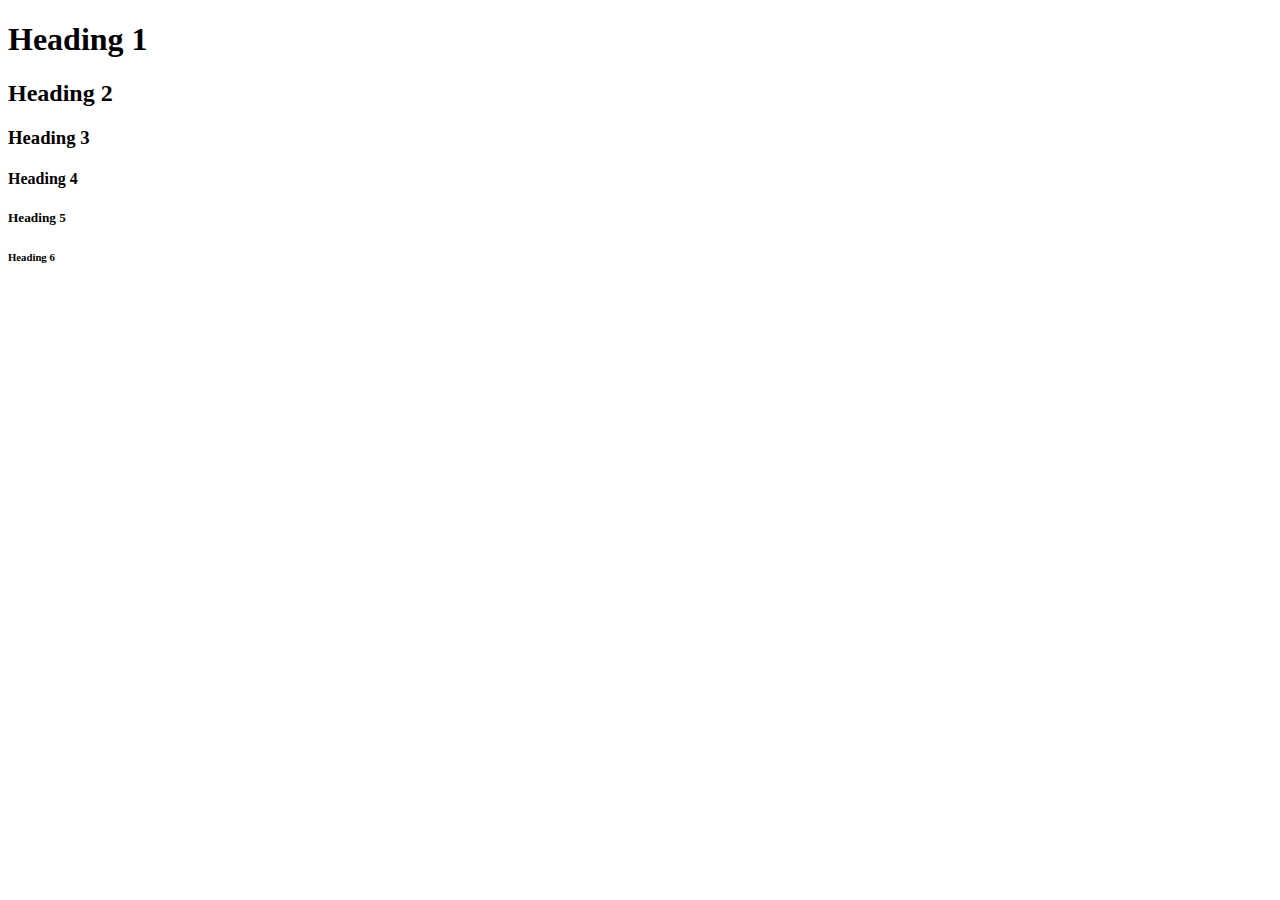
<file: index.html>
<!DOCTYPE html>
<html lang="en">
<head>
    <meta charset="UTF-8">
    <meta name="viewport" content="width=device-width, initial-scale=1.0">
    <title>This is my first Project</title>
</head>
<body>
    <h1>Heading 1</h1>
    <h2>Heading 2</h2>
    <h3>Heading 3</h3>
    <h4>Heading 4</h4>
    <h5>Heading 5</h5>
    <h6>Heading 6</h6>
    
</body>
</html>
</file>
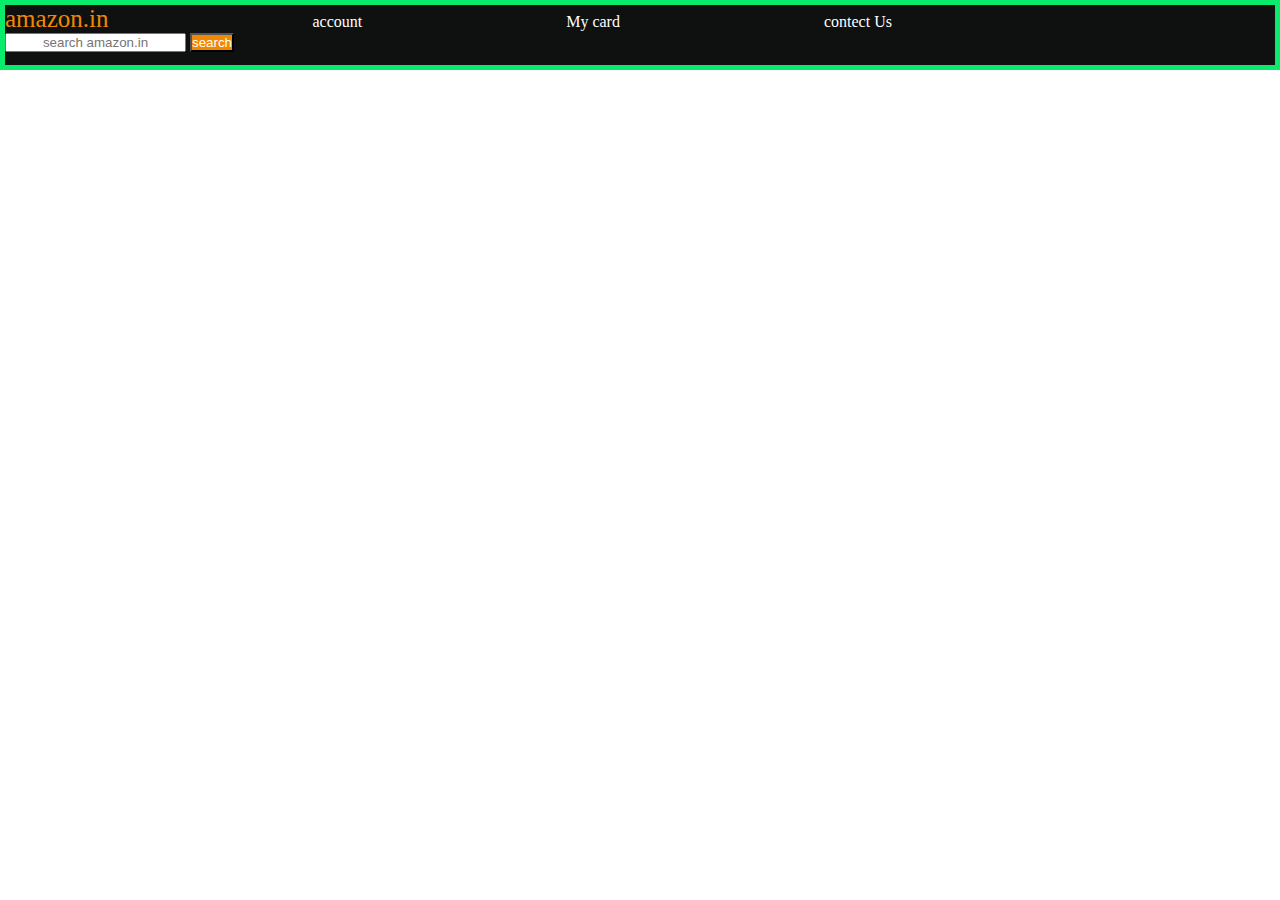
<file: 02_CSS/index.html>
<!DOCTYPE html>
<html lang="en">
<head>
    <meta charset="UTF-8">
    <meta name="viewport" content="width=device-width, initial-scale=1.0">
    <title>Document</title>
    <link rel="stylesheet" href="style.css"
</head>
<body>
   <div id="nivebar">
    <a id="loge" >amazon.in</a>
    <a id="account" >account</a>
    <a id="card" >My card</a>
    <a id="contect us" >contect Us</a>
    <input id="text" type="text" placeholder="search amazon.in">
    <button>search</button>    
   </div>   
</body>
</html>
</file>
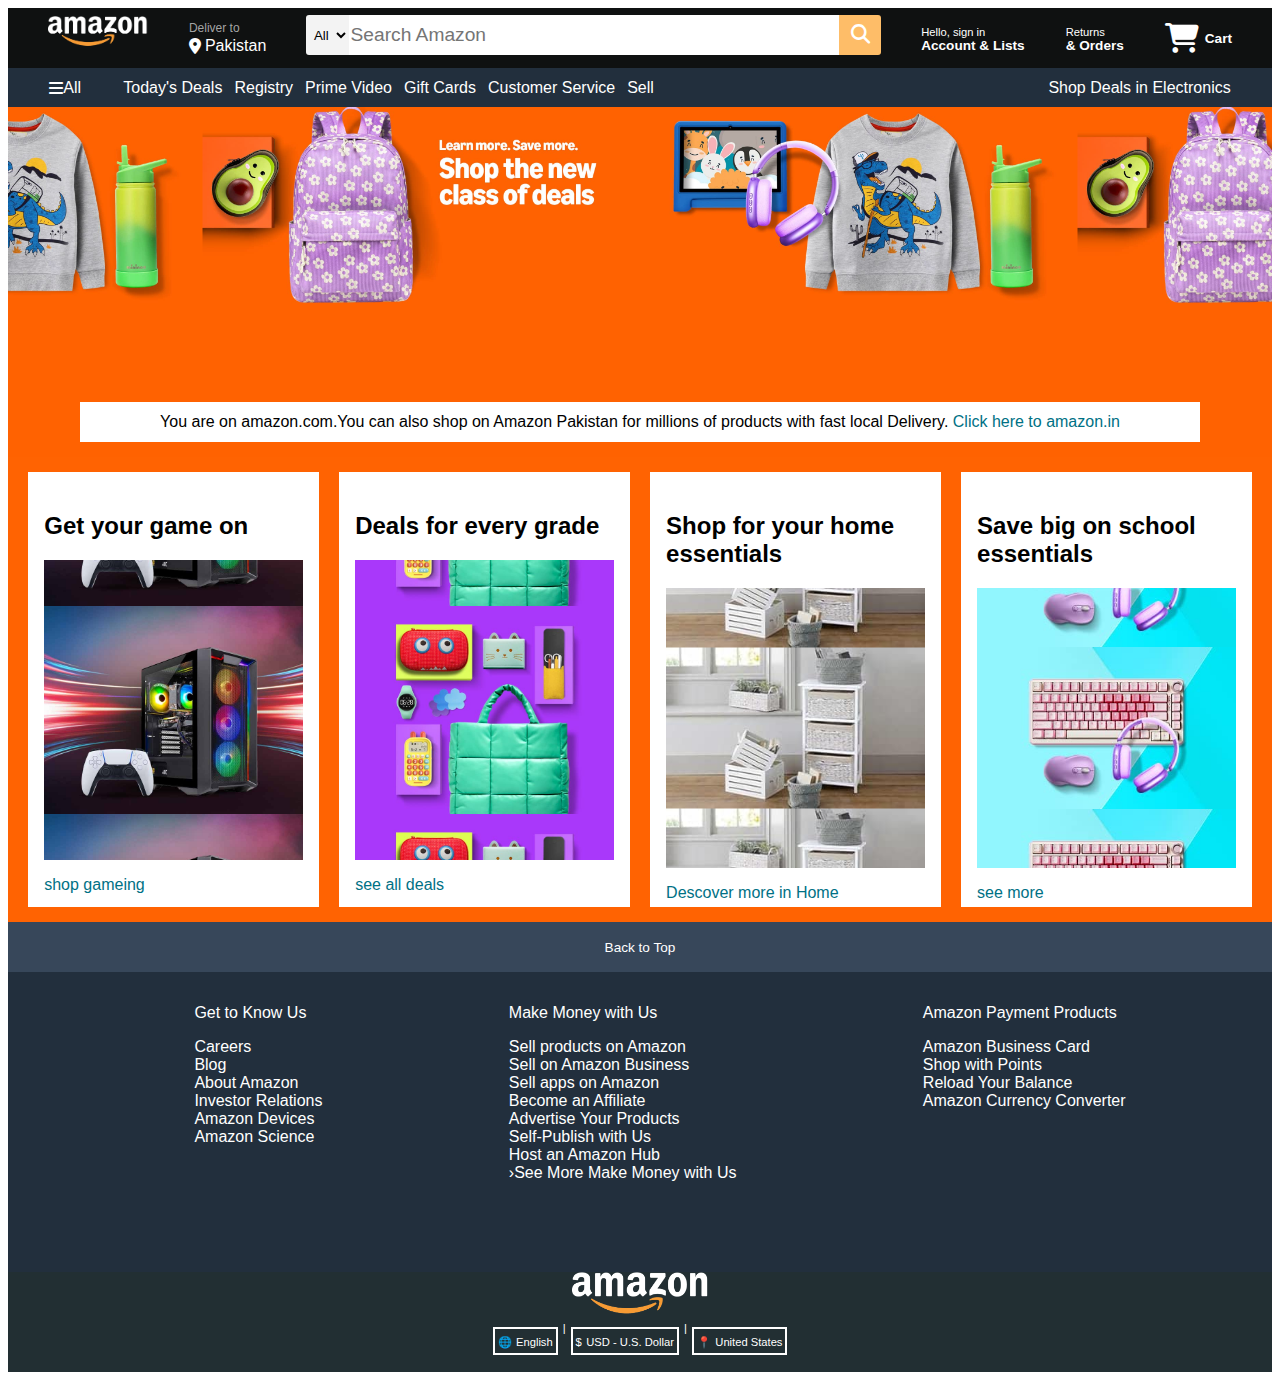
<file: Project/index.html>
<!DOCTYPE html>
<html lang="en">
<head>
    <meta charset="UTF-8">
    <meta name="viewport" content="width=device-width, initial-scale=1.0">
    <title>Amazon</title>
    <link rel="stylesheet" href="style.css">

<link rel="stylesheet" href="https://cdnjs.cloudflare.com/ajax/libs/font-awesome/6.4.0/css/all.min.css">
</head>
<body>
    
    <header>
  <div class="navbar">
    
    <!-- Logo Section -->
    <div class="nav-logo border">
      <div class="logo"></div>
    </div>

    <!-- Address Section -->
    <div class="nav-address border">
      <p class="add-first">Deliver to</p>
      <div class="add-icon">
        <i class="fa-solid fa-location-dot"></i>
        <p class="sec-address">Pakistan</p>
      </div>
    </div>
   
    <div class="nav-search">
        <select class="select" id="">
            <option>All
            </option>
        </select>
        <input class="search-input" type="text" placeholder="Search Amazon">
        </input>
        <div class="search-icon">
            <i class="fa-solid fa-magnifying-glass"></i>
        </div>
     </div>
     <div class="sign-in border">
        <p><span>Hello, sign in</span></p>
        <p class="Nav-sec">Account & Lists</p>
     </div>
          <div class="nav-return border">
        <p><span>Returns</span></p>
        <p class="Nav-sec">& Orders</p>
     </div>
     <div class="nav-cart border">
        <i class="fa-solid fa-cart-shopping"></i>
        <p id="Cart">Cart</p>
     </div>


  </div>
       <div class="panal">
        <div class="panal-all border">
        <i class="fa-solid fa-bars"></i>
            <p>All</p>
        </div>
        <div class="panal-ops">
           <a href="" class="border"> Today's Deals</a>
            <a href="" class="border">Registry</a>
            <a href="" class="border">Prime Video</a>
            <a href="" class="border">Gift Cards</a>
            <a href="" class="border">Customer Service</a>
            <a href="" class="border">Sell</a>
        </div>
        <div class="panal-deals border">
            Shop Deals in Electronics
        </div>
     </div>
</header>
<div class="hero-section">
    <div class="hero-msg">
        <p>You are on amazon.com.You can also shop on Amazon Pakistan for millions of products with fast local Delivery. <a>Click here to amazon.in</a></p>
    </div>
</div>
<div class="shop-section">
    <div class="box1 box">
    <div class="box-contant">
         <h2>Get your game on</h2>
        <div class="image1"></div>
        <a href="">shop gameing</a>
    </div>
    </div>
    <div class="box2 box">
      <div class="box-contant">
         <h2>Deals for every grade</h2>
     <div class="image2"></div>
    <a href="">see all deals</a>
</div>
    </div>
    <div class="box3 box">
    <div class="box-contant">
        <h2>Shop for your home essentials</h2>
        <div class="image3"></div>
        <a href="">Descover more in Home</a>
    </div>
    </div>
    <div class="box4 box">
<div class="box-contant">
            <h2>Save big on school essentials</h2>
        <div class="image4"></div>
        <a href="">see more</a>
</div>
    </div>

</div>
<footer>
    <div class="footer-panal1">Back to Top</div>
    <div class="footer-panal2">
        <ul>
        <p>Get to Know Us</p>
        <a href="">Careers</a>
        <a href="">Blog</a>
        <a href="">About Amazon</a>
        <a href="">Investor Relations</a>
        <a href="">Amazon Devices</a>
        <a href="">Amazon Science</a>
        </ul>
        <ul>
           <p>Make Money with Us</p> 
           <a href="">Sell products on Amazon</a>
            <a href="">Sell on Amazon Business</a>          
            <a href="">Sell apps on Amazon</a>
            <a href="">Become an Affiliate</a>
            <a href="">Advertise Your Products</a>
            <a href="">Self-Publish with Us</a>
            <a href="">Host an Amazon Hub</a>
            <a href="">›See More Make Money with Us</a>
        </ul>
        <ul>
            <p>Amazon Payment Products</p>
            <a href="">Amazon Business Card</a>
            <a href="">Shop with Points</a>
            <a href="">Reload Your Balance</a>
            <a href="">Amazon Currency Converter</a>
            </ul>     
    </div>
    <div class="footer-panal3">
        <div class="logo">
        </div>
        <div class="selector-container">
        <div class="selector-item">
            <span class="selector-icon">🌐</span>
            <span>English</span>
        </div>
        <span class="divider">|</span>
        <div class="selector-item">
            <span class="selector-icon">$</span>
            <span>USD - U.S. Dollar</span>
        </div>
        <span class="divider">|</span>
        <div class="selector-item">
            <span class="selector-icon">📍</span>
            <span>United States</span>
        </div>
    </div>
    </div>
</footer>
</body>
</html>
</file>
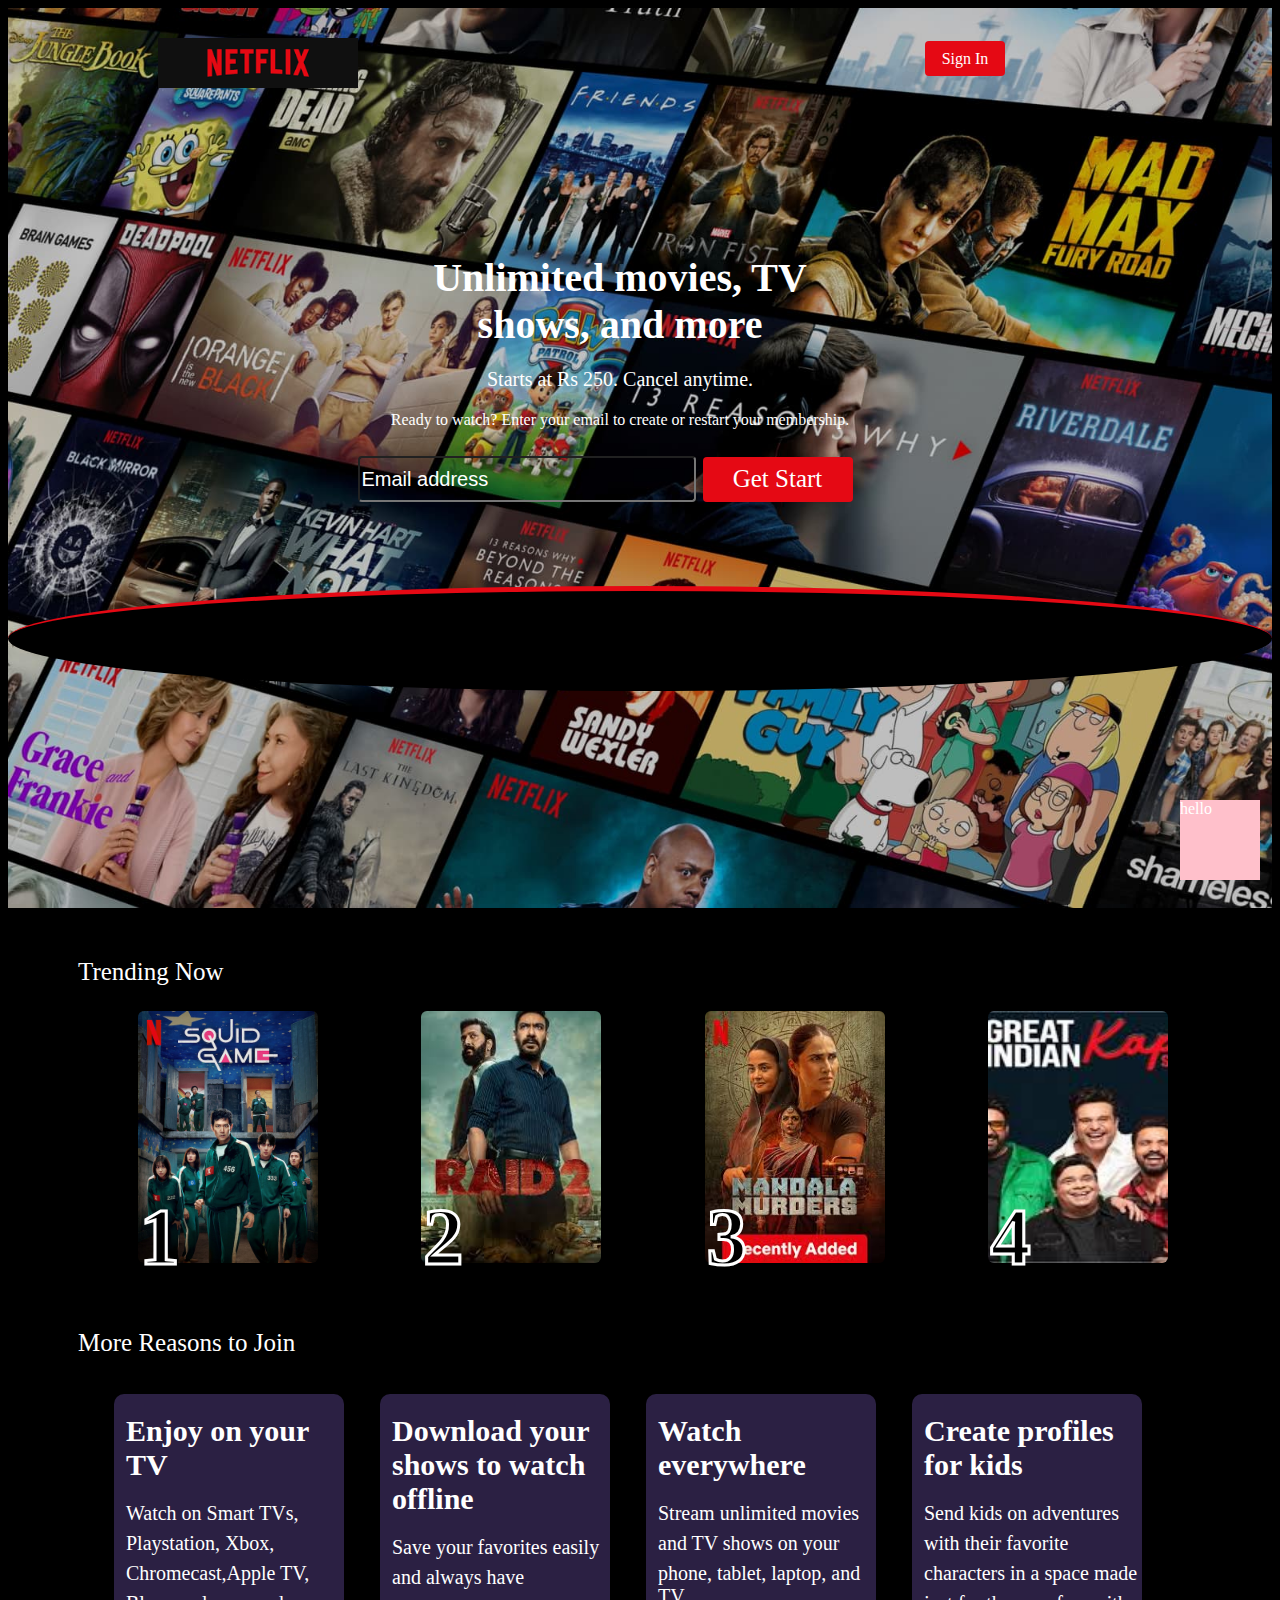
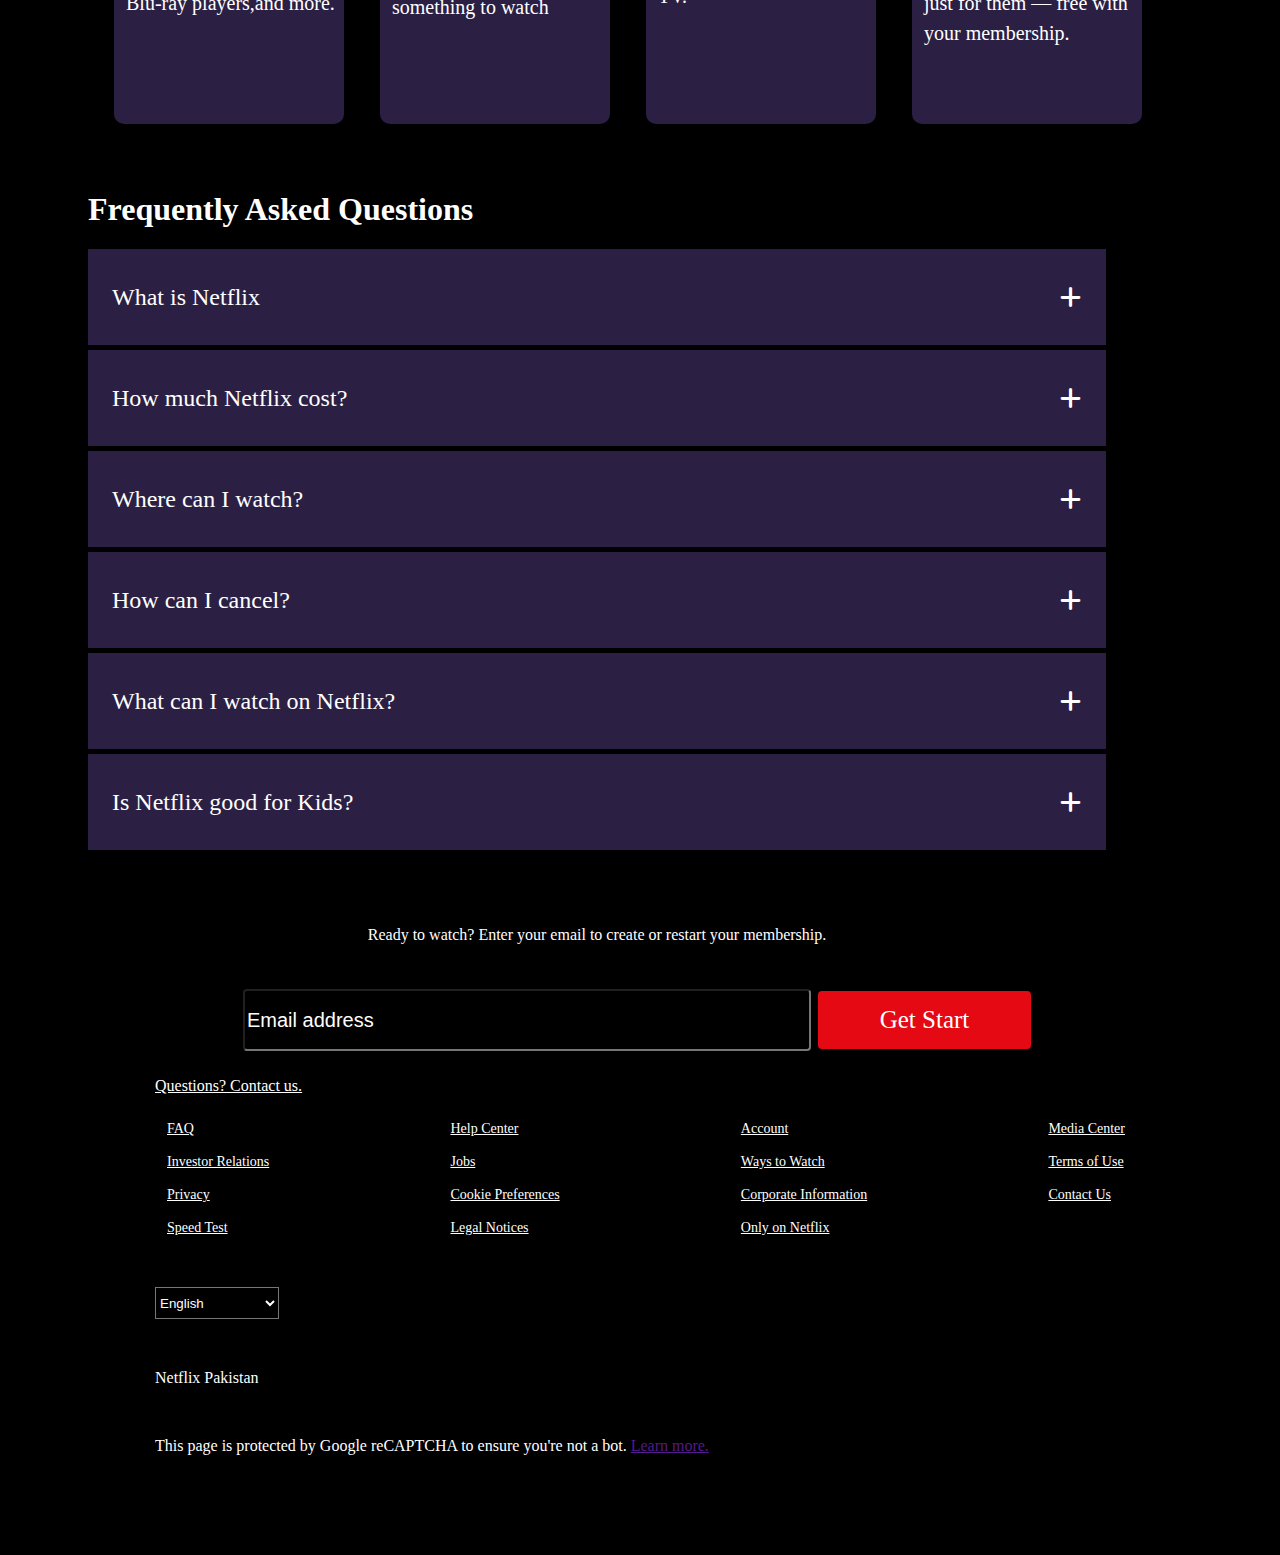
<file: Project2/index.html>
<!DOCTYPE html>
<html lang="en">
<head>
    <meta charset="UTF-8">
    <meta name="viewport" content="width=device-width, initial-scale=1.0">
    <link rel="stylesheet" href="https://cdnjs.cloudflare.com/ajax/libs/font-awesome/6.4.0/css/all.min.css">
    <link rel="stylesheet" href="style.css">
    <title>Netflix</title>
</head>
<body>
  <div class="background-div">
       <div class="navbar">
        <logo-section>
        <div class="logo"></div>
        </logo-section>
        <div class="sign-in-section">
          <div class="sign-in">Sign In</div>
        </div>
        </div>
        <div class="center-box">
        <div class="package">
            <div class="text1">Unlimited movies, TV </div>
            <div class="text1">shows, and more</div>
            <div class="text2">Starts at Rs 250. Cancel anytime.</div>
            <div class="text3">Ready to watch? Enter your email to create or restart your membership.</div>
        </div>
        <div class="get-start">
         <input type="text" class="email" placeholder="Email address">
         <div class="start"> Get Start</div>
        </div>
       </div>
       <div class="upper-corve"></div>
    </div>
    <div class="middle-section">
        <div class="trending">Trending Now</div>
        <div class="movies">
            <div class="movie">
                
                <div class="image1">
                    <div class="number">1</div>
                </div>
            </div>
                <div class="movie">
                <div class="image2">
                    <div class="number">2</div>
                </div>
            </div>
                        <div class="movie">
                <div class="image3">
                    <div class="number">3</div>
                </div>
            </div>
                        <div class="movie">
                <div class="image4">
                    <div class="number">4</div>
                </div>
            </div>
        </div>
    </div>
    <div class="meddle-section-2">
        <div class="Reasons">More Reasons to Join</div>
        <div class="boxs">
            <div class="box">
                <h1>Enjoy on your TV</h1>
                <ul>
                <li>Watch on Smart TVs,</li>
                <li>Playstation, Xbox,</li> 
                <li>Chromecast,Apple TV, </li> 
                <li>Blu-ray players,and more.</li> 
                </ul>
            </div>
            <div class="box">
                <h1>Download your shows to watch offline
                </h1>
                <ul>
                    <li>Save your favorites easily</li>
                    <li>and always have</li>
                    <li>something to watch</li>
                </ul>
            </div>
            <div class="box">
                <h1>Watch everywhere</h1>
                <ul>
                    <li>Stream unlimited movies</li>
                    <li>and TV shows on your</li>
                    <li>phone, tablet, laptop, and TV.</li>
                </ul>
                               <div class="icons">hello</div>

            </div>
            <div class="box">
                <h1>Create profiles for kids</h1>
                <ul>
                    <li>Send kids on adventures</li>
                    <li>with their favorite</li>
                    <li>characters in a space made</li>
                    <li>just for them — free with</li>
                    <li>your membership.</li>
                </ul>
                <div class="icon tv-icon"></div>
            </div>
        </div>
    </div>
    <div class="middle-section-3">
        <h1>Frequently Asked Questions</h1>
        <div class="question">
            <p>What is Netflix</p>
            <i class="fa-solid fa-plus"></i>
        </div>
        <div class="question">
            <p>How much Netflix cost?</p>
            <i class="fa-solid fa-plus"></i>
        </div>
        <div class="question">
            <p>Where can I watch?</p>
            <i class="fa-solid fa-plus"></i>
        </div>
         <div class="question">
            <p>How can I cancel?</p>
            <i class="fa-solid fa-plus"></i>
        </div>
                <div class="question">
            <p>What can I watch on Netflix?</p>
            <i class="fa-solid fa-plus"></i>
        </div>
                <div class="question">
            <p>Is Netflix good for Kids?</p>
            <i class="fa-solid fa-plus"></i>
        </div>
        <div class="ready-to-watch">
            <div class="ready-text">
            <p>Ready to watch? Enter your email to create or restart your membership.</p>
            </div>
            <div class="get-start get-start2">
         <input type="text" class="email email2" placeholder="Email address">
         <div class="start start2"> Get Start</div>
        </div>
        </div>
    </div>
  <footer>
    <div class="contects">
        <a href="">Questions? Contact us.</a>
    </div>
    <div class="links">
        <ul>
        <li><a href="">FAQ</a></li>
        <li><a href="">Investor Relations</a></li>
        <li><a href="">Privacy</a></li>
        <li><a href="">Speed Test</a></li>
        </ul>
        <ul>
            <li><a href="">Help Center</a></li>
            <li><a href="">Jobs</a></li>
            <li><a href="">Cookie Preferences</a></li>
            <li><a href="">Legal Notices</a>
            </li>
        </ul>
        <ul>
            <li><a href="">Account</a></li>
            <li><a href="">Ways to Watch</a></li>
            <li><a href="">Corporate Information</a></li>
            <li><a href="">Only on Netflix</a></li>
        </ul>
        <ul>
            <li><a href="">Media Center</a></li>
            <li><a href="">Terms of Use</a></li>
            <li><a href="">Contact Us</a></li>
        </ul>
    </div>
    <select class="select">
        <option value="">English</option>
    </select>
     <p>Netflix Pakistan</p>
     <p>This page is protected by Google reCAPTCHA to ensure you're not a bot. <a href="">Learn more.</a></p>
  </footer>
</body>
</html>
</file>
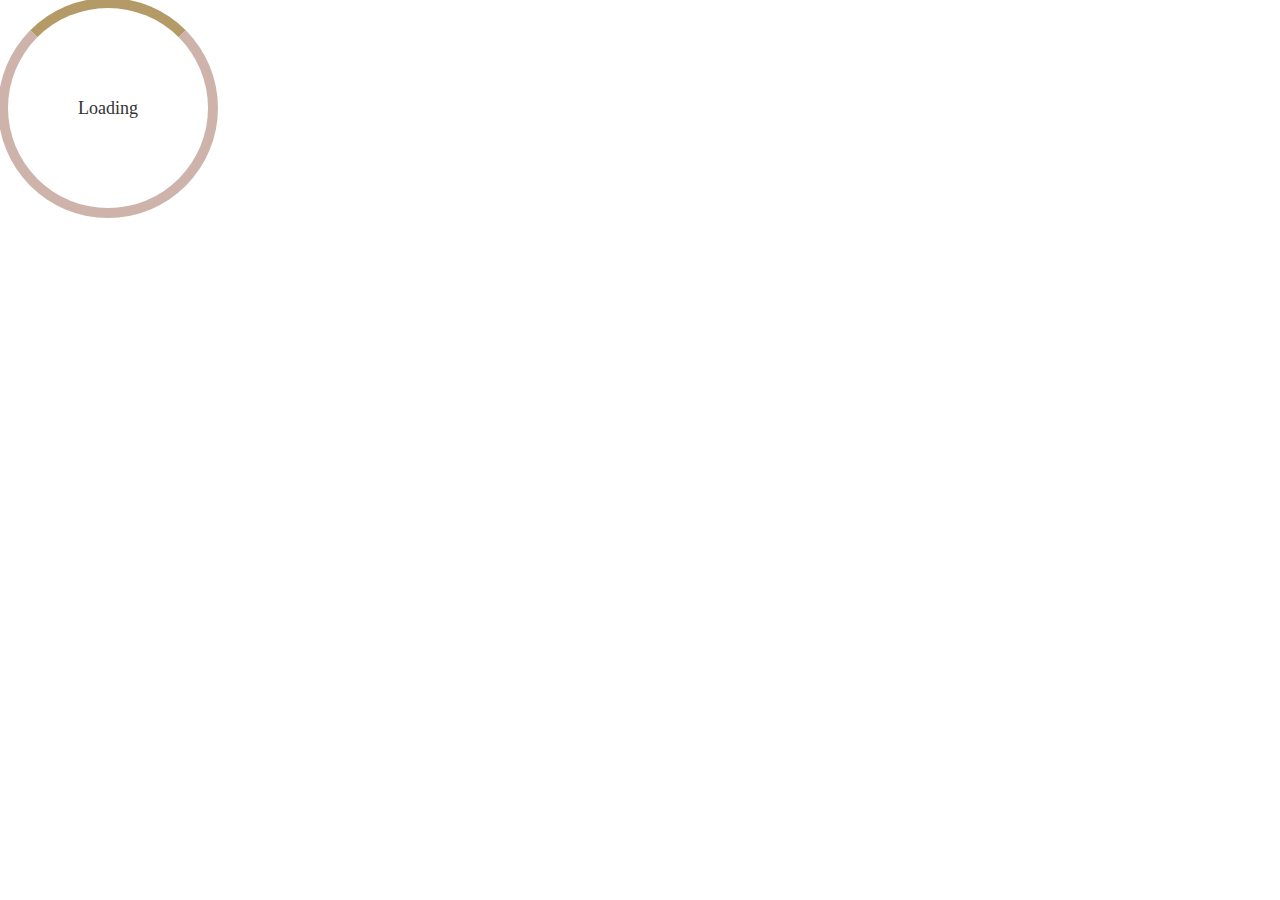
<file: 02_CSS/Animation/index.html>
<!DOCTYPE html>
<html lang="en">
<head>
    <meta charset="UTF-8">
    <meta name="viewport" content="width=device-width, initial-scale=1.0">
    <title>Document</title>
    <link rel="stylesheet" href="style.css">
</head>
<body>
<div class="spinner-wrapper">
  <div class="spinner"></div>
  <div class="loading-text">Loading</div>
</div>

</body>
</html>
</file>
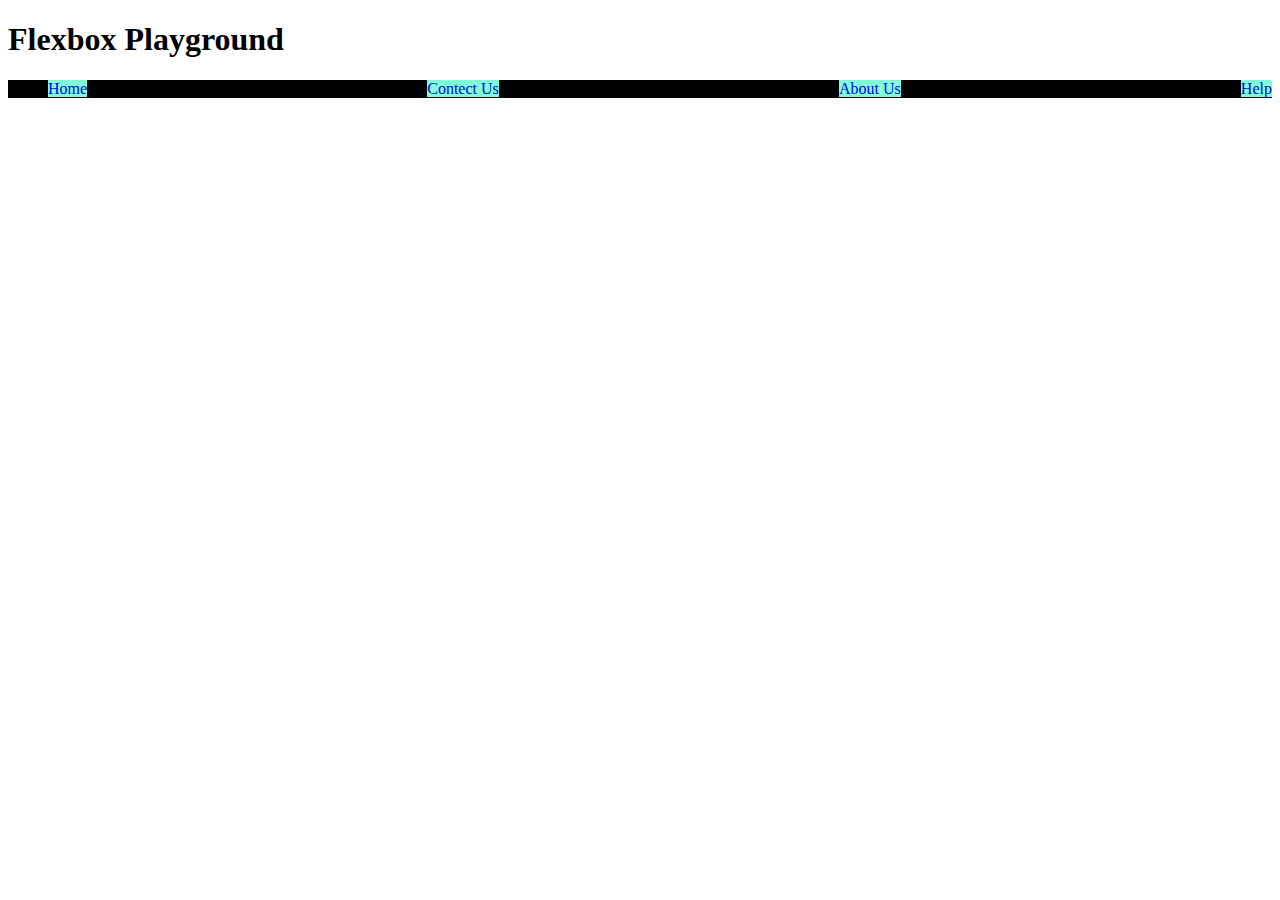
<file: 02_CSS/flexbox/index.html>
<!DOCTYPE html>
<html lang="en">
<head>
    <meta charset="UTF-8">
    <meta name="viewport" content="width=device-width, initial-scale=1.0">
    <title>Document</title>
    <link rel="stylesheet" href="style.css">
</head>
<body>
    <h1>Flexbox Playground</h1>
   <ul id="navbar">
    <li><a href="#">Home</a></li>
    <li><a href="#">Contect Us</a></li>
    <li><a href="#">About Us</a></li>
    <li><a href="#">Help</a></li>
   </ul>
</body>
</html>
</file>
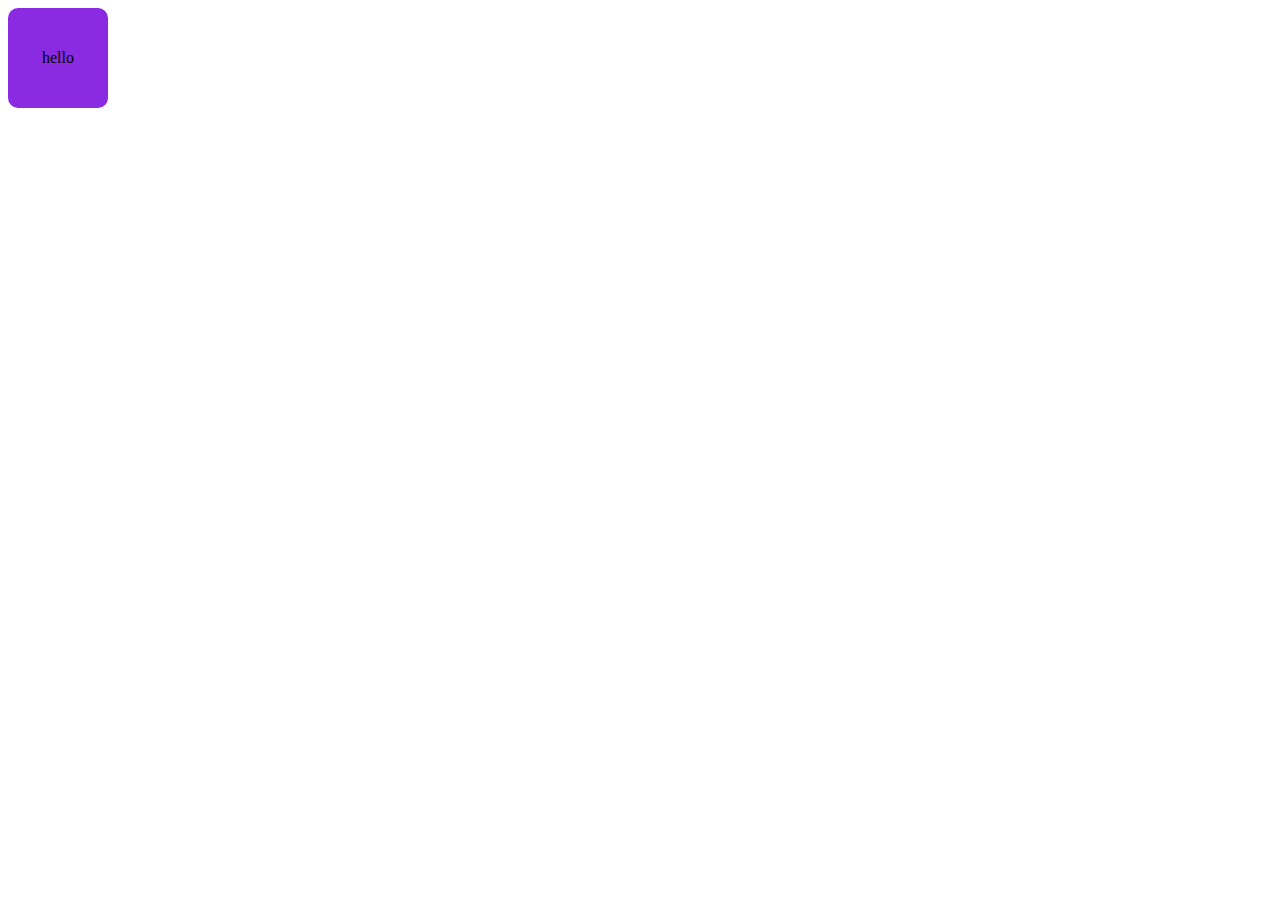
<file: 02_CSS/Media_Queries/index.html>
<!DOCTYPE html>
<html lang="en">
<head>
    <meta charset="UTF-8">
    <meta name="viewport" content="width=device-width, initial-scale=1.0">
    <title>Document</title>
    <link rel="stylesheet" href="style.css">
</head>
<body>
    <div>hello</div>
</body>
</html>
</file>
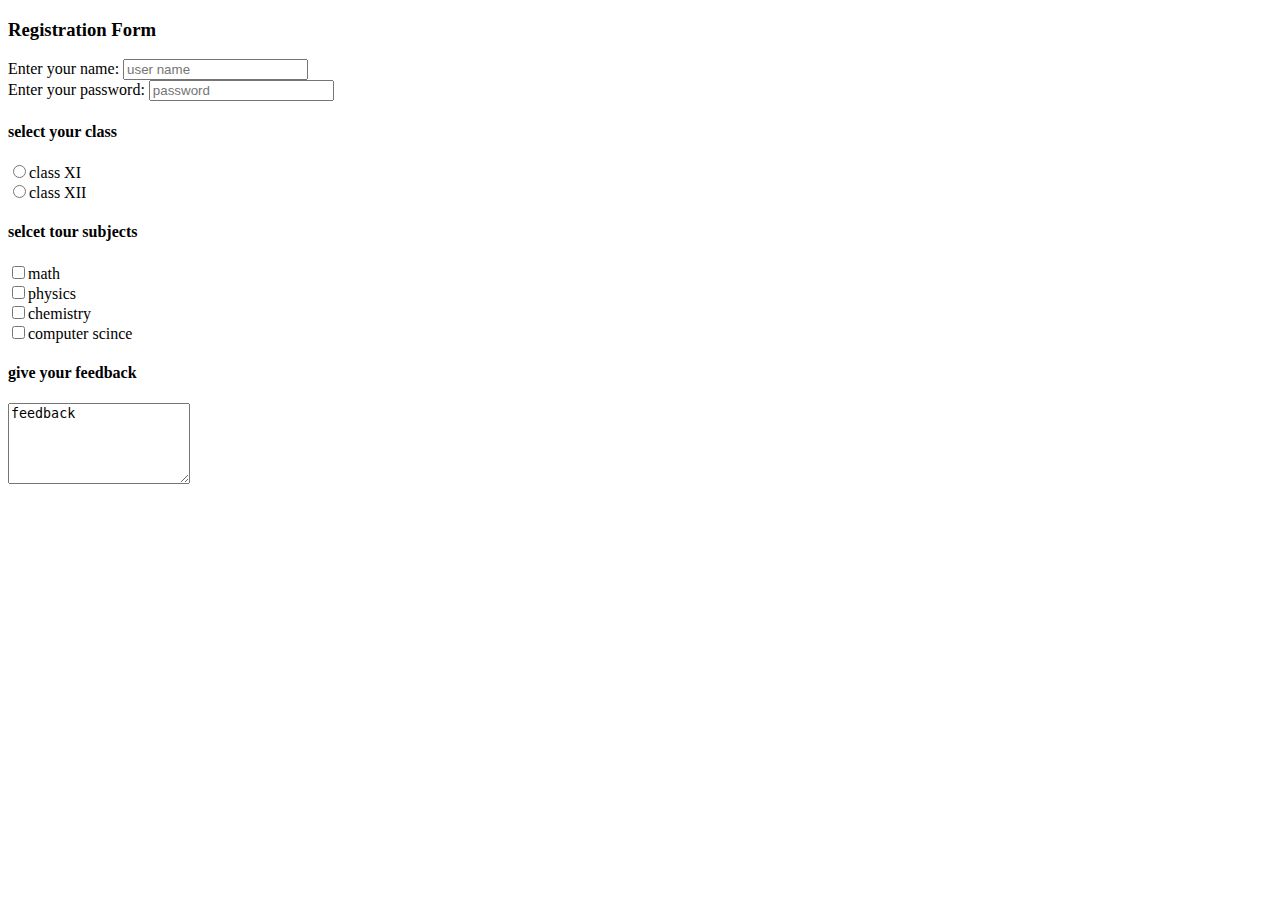
<file: 01_HTML/02_forms.html>
<!DOCTYPE html>
<html lang="en">
<head>
    <meta charset="UTF-8">
    <meta name="viewport" content="width=device-width, initial-scale=1.0">
    <title>Document</title>
</head>
<body>
  <form action="/actions.php">
    <h3>Registration Form</h3>
    Enter your name:
    <input type="text" placeholder="user name">
    <br>
    Enter your password:
    <input type="password" placeholder="password">
    <br>
    <h4>select your class</h4>
    <label for="101">
    <input type="radio" value="class XI" name="class"id="101" >class XI
     </label>
      <label for="102">
        <br>
     <input type="radio" value="class XII" name="class"id="102" >class XII
     </label>
     <br>
     <h4>selcet tour subjects</h4>
     <label for="math">
        <input type="checkbox" value="math" name="subject" id="math">math 
     </label>
     <br>
     <label for="phy">
        <input type="checkbox" value="phy" name="subject" id="phy">physics 
     </label>
     <br>
     <label for="chemistry">
        <input type="checkbox" value="chemistry" name="subject" id="chemistry">chemistry 
        <br>
     </label><label for="computer science">
        <input type="checkbox" value="computer scince" name="subject" id="computer science">computer scince 
     </label>
     <br>
     <h4>give your feedback</h4>
     <textarea name="Feadback" id="101" placeholder="give your feedback" rows="5">feedback</textarea>
  </form>
</body>
</html>
</file>
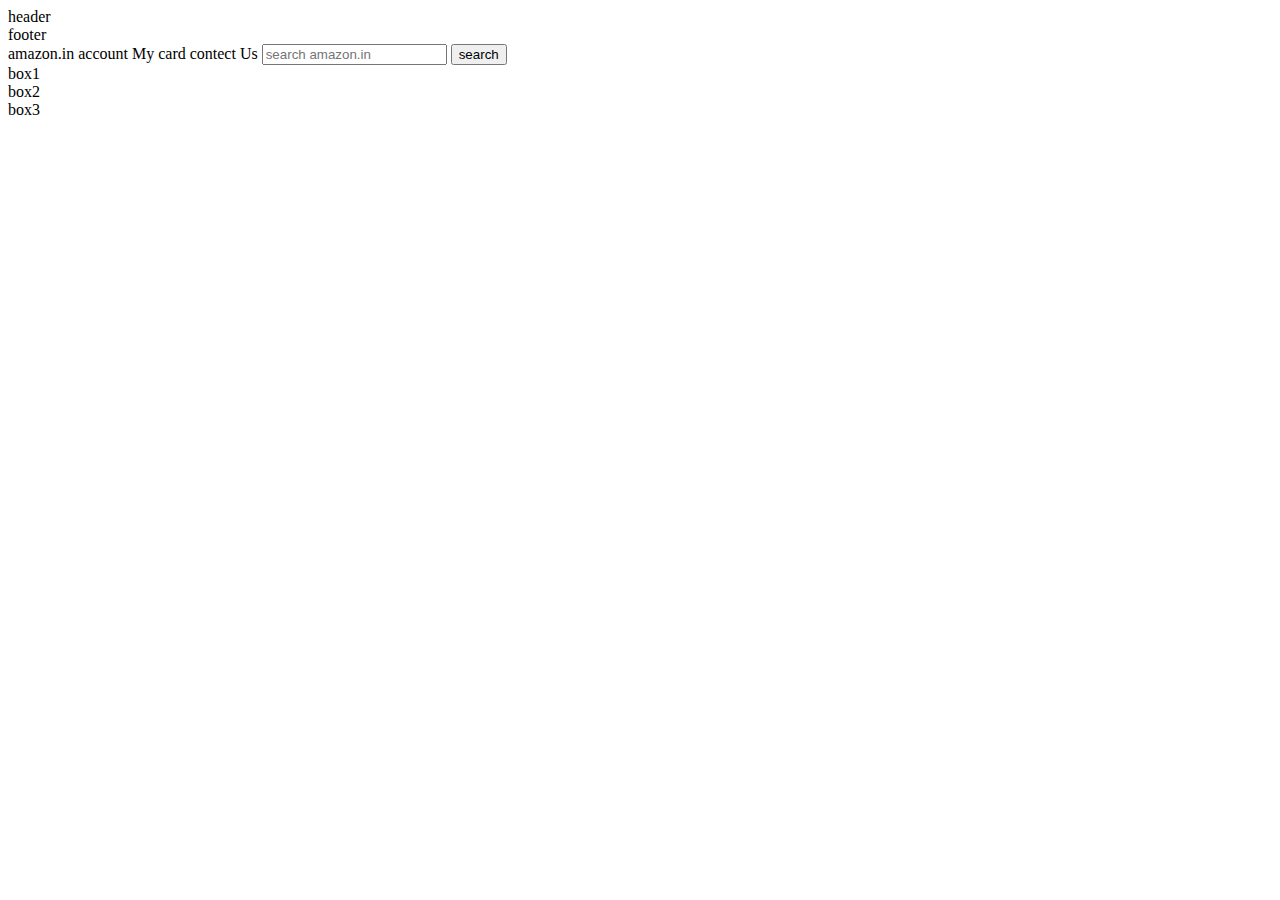
<file: 02_CSS/headerandfooter.html>
<!DOCTYPE html>
<html lang="en">
<head>
    <meta charset="UTF-8">
    <meta name="viewport" content="width=device-width, initial-scale=1.0">
    <title>Document</title>
</head>
<body>
    <header>header</header>
    <div id="content">
        <div class="box"></div>
        <div class="box"></div>
        <div class="box"></div>
    </div>
    <footer>footer</footer>
</body>
</html>
 <div id="nivebar">
    <a id="loge" >amazon.in</a>
    <a id="account" >account</a>
    <a id="card" >My card</a>
    <a id="contect us" >contect Us</a>
    <input id="text" type="text" placeholder="search amazon.in">
    <button>search</button>    
   </div>   
   </header>
   <div id="content">
    <div class="box">box1</div> 
    <div class="box">box2</div> 
    <div   class="box" >box3</div>
</file>
<file: 02_CSS/style.css>
*{
    margin: 0px;
    padding: 0px;
    color: white;
}

div{
    height: 60px;
    background-color:#0f1111;
    border-color:rgb(9, 236, 107);
    border-width: 5px;
    border-style:solid;
}
button{
    background-color: #f08804;

}
#loge{
    font-size: 25px;
    color: #f08804;
   
}
a {
    margin-right: 200px;
}
#text{
    color: black;
    text-align: center;
}
</file>
<file: Project/style.css>
body{
    margin: opx;
    font-family: Arial;
    border: border-box;
    color:white
}
.navbar{
    height: 60px;
    background-color: #0f1111;
    color: white;
    display: flex;
    justify-content: space-evenly;

}
.nav-logo{
    height: 50px; 
    width: 100px;
}
    .logo {
    height: 50px;
    width: 100%;
    background-image: url("amazon-logo.png");
    background-size: contain;
    background-repeat: no-repeat;
    background-position: center;
}
.border {
  border: 1.5px solid transparent;
}
.border:hover {
  border: 1.5px solid white;
}
.nav-address{
  display: flex;
  flex-direction: column;
  justify-content: center;
}
.add-icon{
    display: flex;
    align-items: center;
    gap: 4px;
    margin-top: 2px;
}
.add-first{
    color: #cccc;
    font-size: 0.75rem;
     margin: 0;

}
.sec-address{
 margin: 0;
}
.nav-search{
    display: flex;
    justify-content: space-evenly;
    align-items: center;
    width: 575px;
    height: 40px;
    padding-top: 7px;
    border-top-right-radius: 4px;
    border-bottom-right-radius: 4px;
}
.search-icon{
    background-color: #febd68;
    font-size: 1.2rem;
    width: 50px;
    height: 40px;
    display: flex;
    justify-content: center;
    align-items: center;
    border-top-right-radius: 3px;
    border-bottom-right-radius: 3px;
}
.select{
    background-color: #f3f3f3;
    border: none;
    width: 50px;
    height: 40px;
    border-top-left-radius: 3px;
    border-bottom-left-radius: 3px;
    text-align: center;
}
.search-input{
    width: 100%;
    height: 38px;
    border:none;
    font-size: 1.2rem;
}
.nav-return {
  display: flex;
  flex-direction: column;
  justify-content: center;
  line-height: 1; /* Optional: tightens vertical spacing */
}

.nav-return p {
  margin: 0;
  padding: 0;
}
.sign-in {
  display: flex;
  flex-direction: column;
  justify-content: center;
  line-height: 1; /* Optional: tightens vertical spacing */
}

.sign-in p {
  margin: 0;
  padding: 0;
}

span {
  font-size: 0.7rem;
}

.Nav-sec {
  font-size: 0.85rem;
  font-weight: 700;
}
.nav-cart {
    display: flex;
    justify-content: center;
    align-items: center;
    gap: 6px; /* Adjust this value as needed */
}
.nav-cart i{
    font-size: 30px
}
#Cart{
    font-size: 0.85rem;
    font-weight: 700;
}
.panal{
    display: flex;
    align-items: center;
    background-color:#222f3d ;
    height: 39px;
    align-items: center;
    justify-content: space-evenly;

}
.panal-all{
    display: flex;
    align-items: center;
}
.panal-ops{
    display: flex;
    align-items: center;
    width:70%;
    gap: 10px;
}
.panal-ops a{
    text-decoration: none;
    color: white;
    target:"_blank"
}
.panal-deals
{
    align-items: right;
}
.hero-section
{
    background-image: url("hero.jpg") ;
      height: 350px;
      background-size: contain; 
      background-position: center; 
      display: flex;
      justify-content: center;
      align-items: end;
}
.hero-msg{
background-color: white;
color: black;
height: 40px;
display: flex;
justify-content: center;
font-size: o.85rem;
width: 70rem;
margin-bottom: 15px;
align-items: center;
}
.hero-msg a{
    color: #007185;
}
.shop-section{
    
    color: black;
    display: flex;
    justify-content: space-evenly;
    background-color: rgb(255, 99, 2);
}
.box
{
    margin-bottom: 15px;
        height: 400px;
    width: 23%;
    background-color: white;
    padding: 20px 0px 15px;
margin-top: 15px;
}
.box-contant a{
color: #007185;
}
.image1{
    background-image: url("box1.jpg");
    background-size: contain; 
    background-position: center; 
    background-repeat: none;
    height: 300px;
    margin-top: 1rem;
    margin-bottom: 1rem;
}
.image2{
    background-image: url("box2.jpg");
    background-size: contain; 
    background-position: center;
    background-repeat: none; 
    height: 300px;
       margin-top: 1rem;
    margin-bottom: 1rem;
}
.image3{
    background-image: url("box3.jpg");
    background-size: contain; 
    background-position: center; 
    background-repeat: none;
    height: 280px;
       margin-top: 1rem;
    margin-bottom: 1rem;
}
.image4{
    background-image: url("box4.jpg");
    background-size: contain; 
    background-position: center; 
    background-repeat: none;
    height: 280px;
       margin-top: 1rem;
    margin-bottom: 1rem;
}
.box a{
    text-decoration: none;
}
.box-contant{
    margin-left: 1rem;
    margin-right: 1rem;
}
footer{
   
}
.footer-panal1{
    color: white;
    display: flex;
    justify-content: center;
    align-items: center;
    height: 50px;
    background-color: #37475a;
    font-size: 0.85rem;
}
.footer-panal2{
    background-color: #222f3d;
    display:flex;
    justify-content: space-evenly;
    align-items:top;
    height: 300px;

}
.footer-panal2 ul{
     display: block;
}
.footer-panal2 a{
    text-decoration: none;
    color: white;
        display:flex;
    align-items:center;
}
.footer-panal3{
    height: 100px;
    justify-content: center;
    background-color: #222f33;
    align-items: center;
}
.selector-container{
    display: flex;
    justify-content: center;
}
.selector-item
{
    border: 2px solid white;
    margin: 5px;
    padding: 3px;
}
</file>
<file: Project2/style.css>
/* style.css */
body{
    background-color: black;
}
.background-div {
    width: 100%; /* Make the div span the full width of its parent */
   height: 100vh; /* Give the div a specific height, or it won't be visible */
    background-image: url('Netflix-Background.jpg'); /* **IMPORTANT: Adjust this path!** */
    background-size: cover; /* Scales the image to cover the entire background area */
    background-repeat: no-repeat; /* Prevents the image from repeating */
    background-position: center; /* Centers the image horizontally and vertically */
    /* You might want to add some padding or other styles for content */
    color: white; /* For text readability if your background is dark */
    text-align: center;
    
  
}

.background-div::before {
  content: "";
  position: absolute;
  top: 0; left: 0; right: 0; bottom: 0;
  background-color: rgba(0, 0, 0, 0); /* Black overlay, 50% opacity */
  z-index: 1;
  
}

.navbar
{
    width: 1100px;
    height: 90px;
    padding-top: 30px;
    padding-left: 150px;
    display: flex;
}
.logo-section{
    width: 315px;
    height: 50px;
    display: flex;
    align-items: center;
}
.logo
{
    z-index: 1;
    width: 200px;
    height: 50px;
    background-size: cover; /* Scales the image to cover the entire background area */
    background-repeat: no-repeat; /* Prevents the image from repeating */
    background-position: center;
    background-image: url("logo.png");
}
.sign-in-section
{
    width:60%;
    height: 38;
    margin: 0px 0px 0px -16px;
    padding: 3px;  
    display: flex;
    justify-content: end;
}
.sign-in{
    width: 80px;
    height: 35px;
    background-color:#E50914;
    border-radius: 4px;
    display: flex;
    color:  rgb(255, 255, 255);
    justify-content: center;
    align-items: center;
    font-weight: 800px;
}
.center-box{
    width: 700px;
    height: 300px;
    margin-top: 10%;
    margin-left: 230px;
    padding: 0px 32px 32px;
    
    align-items: center;

}
.package{
    height: 590px;
    height: 140px;
    color: white;
    
}
.text1{
    text-align: center;
    font-size: 40px;
    font-weight: 800;
}
.text2{
    font-size: 20px;
    font-weight: 700px ;
    margin-top: 20px;
}
.text3{
    margin-top: 20px;
}
.get-start{
padding-top: 50px;
}
.get-start{
    margin-left: 40px;
    width: 590px;
    height: 70px;
    display: flex;
    justify-content: center;
    align-items: center;
    color: white;

}
.email{
    background-color: transparent;
    color: white;
    width: 330px;
    height: 40px;
    border-radius: 4px;
    font-size: 20px;
    font-weight: 700px ;
}
.start{
    margin-left: 7px;
    height: 45px;
    width: 150px;
    display: flex;
    justify-content: center;
    align-items: center;
    background-color: #E50914;
    border-radius: 4px;
    font-size: 25px;
    font-weight: 700px ;
}
.email::placeholder {
    color: white;
}

.upper-corve{
    width: 100%;
    height: 100px;
    border-top: #E50914 5px solid;
    border-radius: 1000%;
    background-color: black;
}  
.middle-section{
    margin-top: 50px;
    margin-left: 70px;
    color: white;
    font-size: 25px;
    font-weight: 800px

}
.movies{
    margin-top: 25px;
    width: 970;
    height: 315;
    display: flex;
    justify-content: space-evenly;
}
.movie{

    width: 224px;
    height: 268px;
      font-size: 100px;
  font-weight: bold;
  color: white;
  text-align: center;
  line-height: 120px;
  position: relative;
}
.image1
{
    width: 180px;
    height: 252px;
    background-image: url("image1.jpg");
       background-size: cover; /* Scales the image to cover the entire background area */
    background-repeat: no-repeat; /* Prevents the image from repeating */
    background-position: center;
    border-radius: 6px;

}
.image2
{
    width: 180px;
    height: 252px;
    background-image: url("image2.jfif");
    background-size: cover; 
    background-repeat: no-repeat; 
    background-position: center;
    border-radius: 6px;
}
.image3
{
    width: 180px;
    height: 252px;
    background-image: url("images3.jfif");
       background-size: cover; /* Scales the image to cover the entire background area */
    background-repeat: no-repeat; /* Prevents the image from repeating */
    background-position: center;

    border-radius: 6px;
}
.image4
{
    width: 180px;
    height: 252px;
    background-image: url("image4.jfif");
       background-size: cover; /* Scales the image to cover the entire background area */
    background-repeat: no-repeat; /* Prevents the image from repeating */
    background-position: center;
    border-radius: 6px;


}
.number{
  position: absolute;
  bottom: 2px;
  left: 2px;
  font-size: 80px;
  font-weight: bold;
  color: black;
  -webkit-text-stroke: 3px white; /* white border */
  z-index: 1;
  line-height: 1;
}
.meddle-section-2{
    width: 970px;
    height: 392px;
    background-color:black;
        margin-top: 50px;
    margin-left: 70px;
    color: white;

}
.Reasons{
    width: 970px;
    height: 30px;
    color: white;
    font-size: 25px;
    font-weight: 800px
}
.boxs{
    display: flex;
    justify-content: space-evenly;
    align-items: center;
    width: 1100px;
    height: 340px;
    margin-top: 30px;
}   
.box{
    width: 230px;
    height: 330px;
    background-color: #2B2043;
    border-radius: 10px;
}
.box h1{
    padding-left: 12px;
    font-size: 30px;
    font-weight: 800;
}
ul{
    padding-left: 12px;
    font-size: 20px;
    font-weight: 500;
    list-style-type: none;
}
.box ul li {
  margin-bottom: 7px; /* Adjust this value to your desired spacing */
}
.icons {
    position: absolute;
    bottom: 20px;
    right: 20px;
    width: 80px;
    height: 80px; /* You were missing a height on the previous example */
    background-size: cover;
    background-repeat: no-repeat;
    background-position: center;
    background-color: pink;
    color: white;
}
.middle-section-3{
    width: 800px;
    height: 850px;
    background-color: #ffffff;
    margin-top: 70px;
    margin-left: 80px;
    background-color: black;
   color: white;
}
.question{
    color: white;
    width: 970px;
    height: 48px;
    padding: 24px;
    font-size: 24px;
    display: flex;
    justify-content: space-between;
    align-items: center;
    background-color: #2B2043;
    margin-top: 5px;
}
.ready-text{
    width: 1018px;
    height: 24px;
    font-size: 16px;
    display: flex;
    justify-content: center;
    margin-top: 60px;
}


.email2{
    width: 560px;
    height: 56px;
}
.get-start2{
    width: 1018px;
    height: 72px;
    display: flex;
    justify-content: center;
   
}
.start2{
    width: 213px;
    height: 58px;
}
footer{
    width: 970px;
    height: 470px;
    
    margin-top: 36px;
    margin-left: auto;
  margin-right: auto;
}
.contects a
{
    font-size: 16px;
    color: white;
}
.links{
    width: 970px;
    height: 132px;
    display: flex;
    justify-content: space-between;
}
.links a{
    color: white;
    font-size: 14px;
}
.links ul li{
    margin-bottom: 10px;
}
.select
{
    color: white;
    background-color: transparent;
    width: 124px;
    height: 32px;
    display: flex;
    justify-content: center;
    margin-top: 60px;
}
footer p{
    color: white;
    margin-top: 50px;
}
</file>
<file: 02_CSS/Animation/style.css>
.spinner-wrapper {
  position: relative;
  width: 200px;
  height: 200px;
  display: flex;
  justify-content: center;
  align-items: center;
}

.spinner {
  position: absolute;
  width: 100%;
  height: 100%;
  border: 10px solid #CEB3AB;
  border-top: 10px solid #B49A67;
  border-radius: 50%;
  animation: spin 2s linear infinite;
}

.loading-text {
  position: relative;
  font-size: 18px;
  color: #333;
  z-index: 1;
}

@keyframes spin {
  from {
    transform: rotate(0deg);
  }
  to {
    transform: rotate(360deg);
  }
}
</file>
<file: 02_CSS/flexbox/style.css>
ul{
   background-color: black;
    display: flex;
    justify-content: space-between;
}
li{
 list-style-type: none;
}
a{
    height: 10px;
    width: 5px;
    background-color: aquamarine;
    text-decoration: none;
}
</file>
<file: 02_CSS/Media_Queries/style.css>
div {
  display: flex;
  justify-content: center;
  align-items: center;
  height: 100px;
  width: 100px;
  background-color: blueviolet;
  border-radius: 10px;
}

/* For screen width ≤ 300px */
@media (max-width: 300px) {
  div {
    background-color: green;
  }
}

/* For screen width between 301px and 400px */
@media (min-width: 301px) and (max-width: 400px) {
  div {
    background-color: pink;
  }
}

/* For screen width between 401px and 600px */
@media (min-width: 401px) and (max-width: 600px) {
  div {
    background-color: red;
  }
}

/* For screen width > 600px */
@media (min-width: 601px) {
  div {
    background-color: blueviolet; /* Reset to default or another color */
  }
}
</file>
